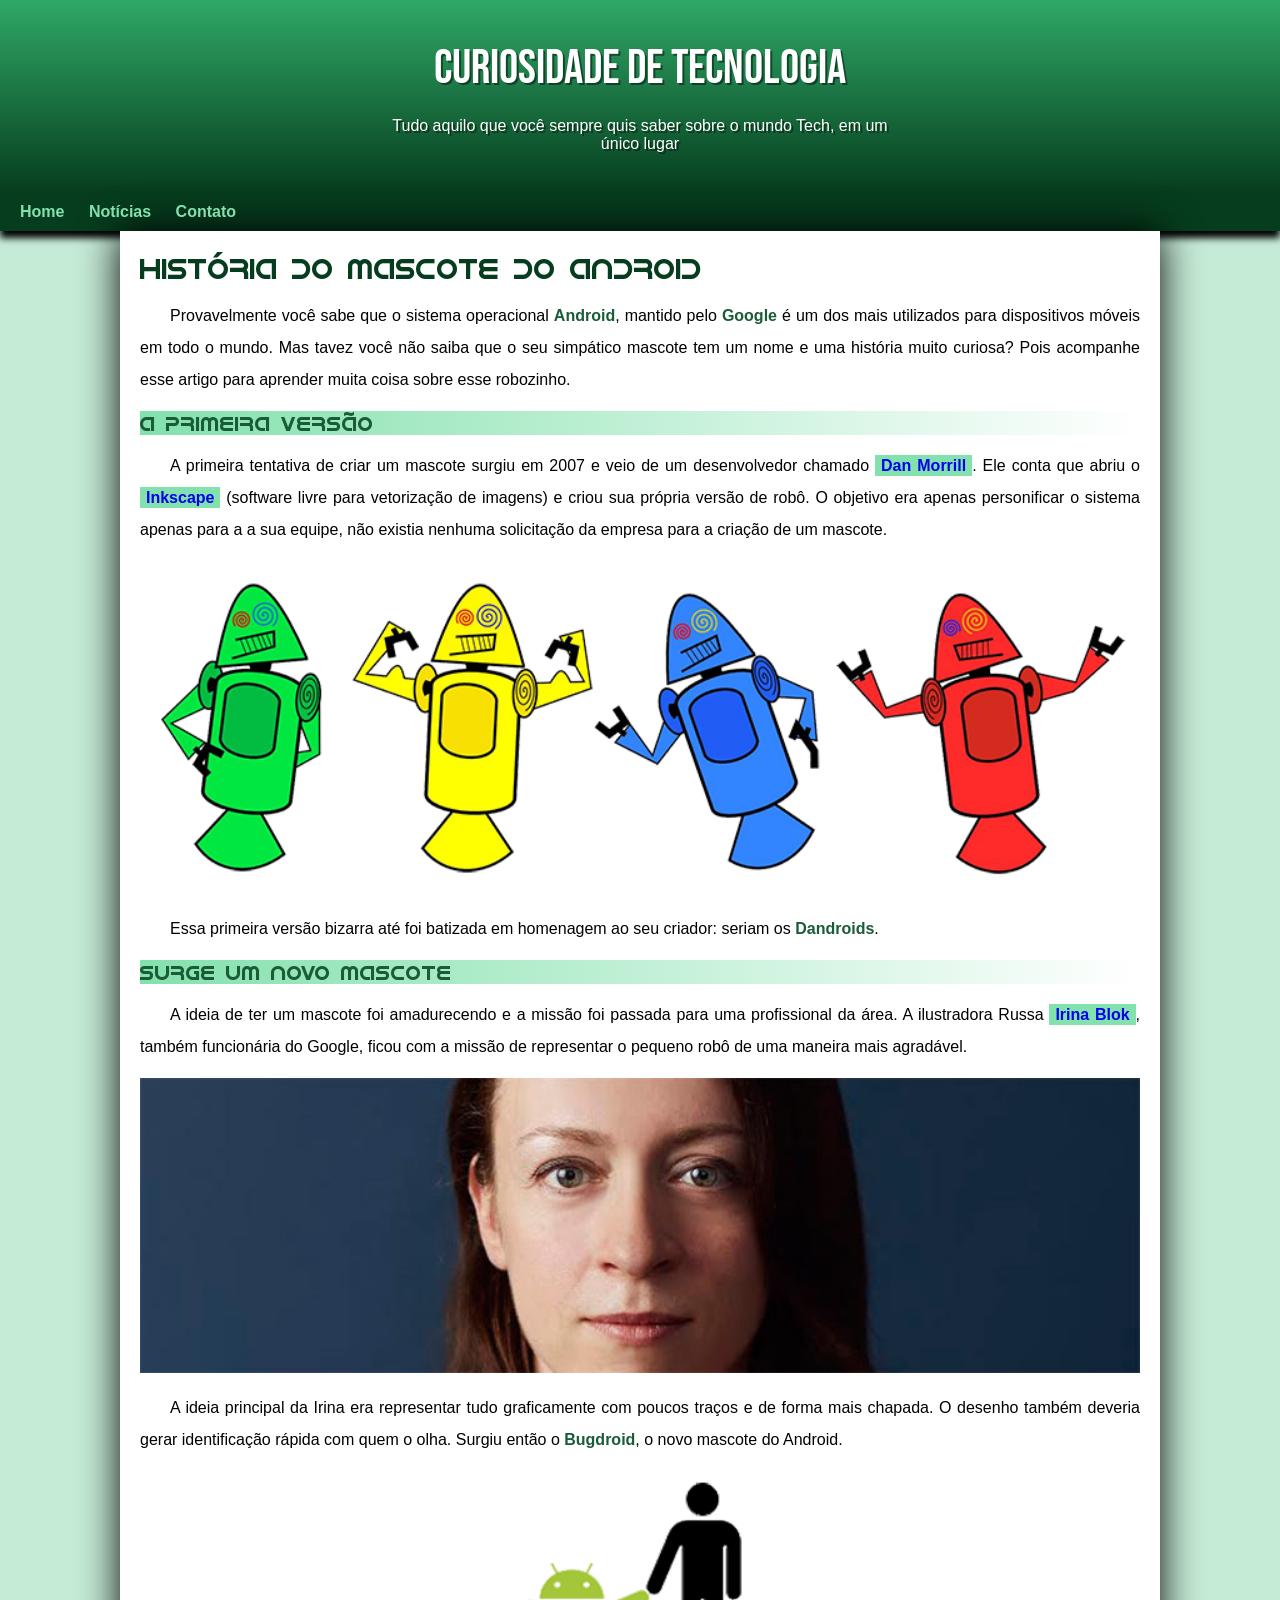
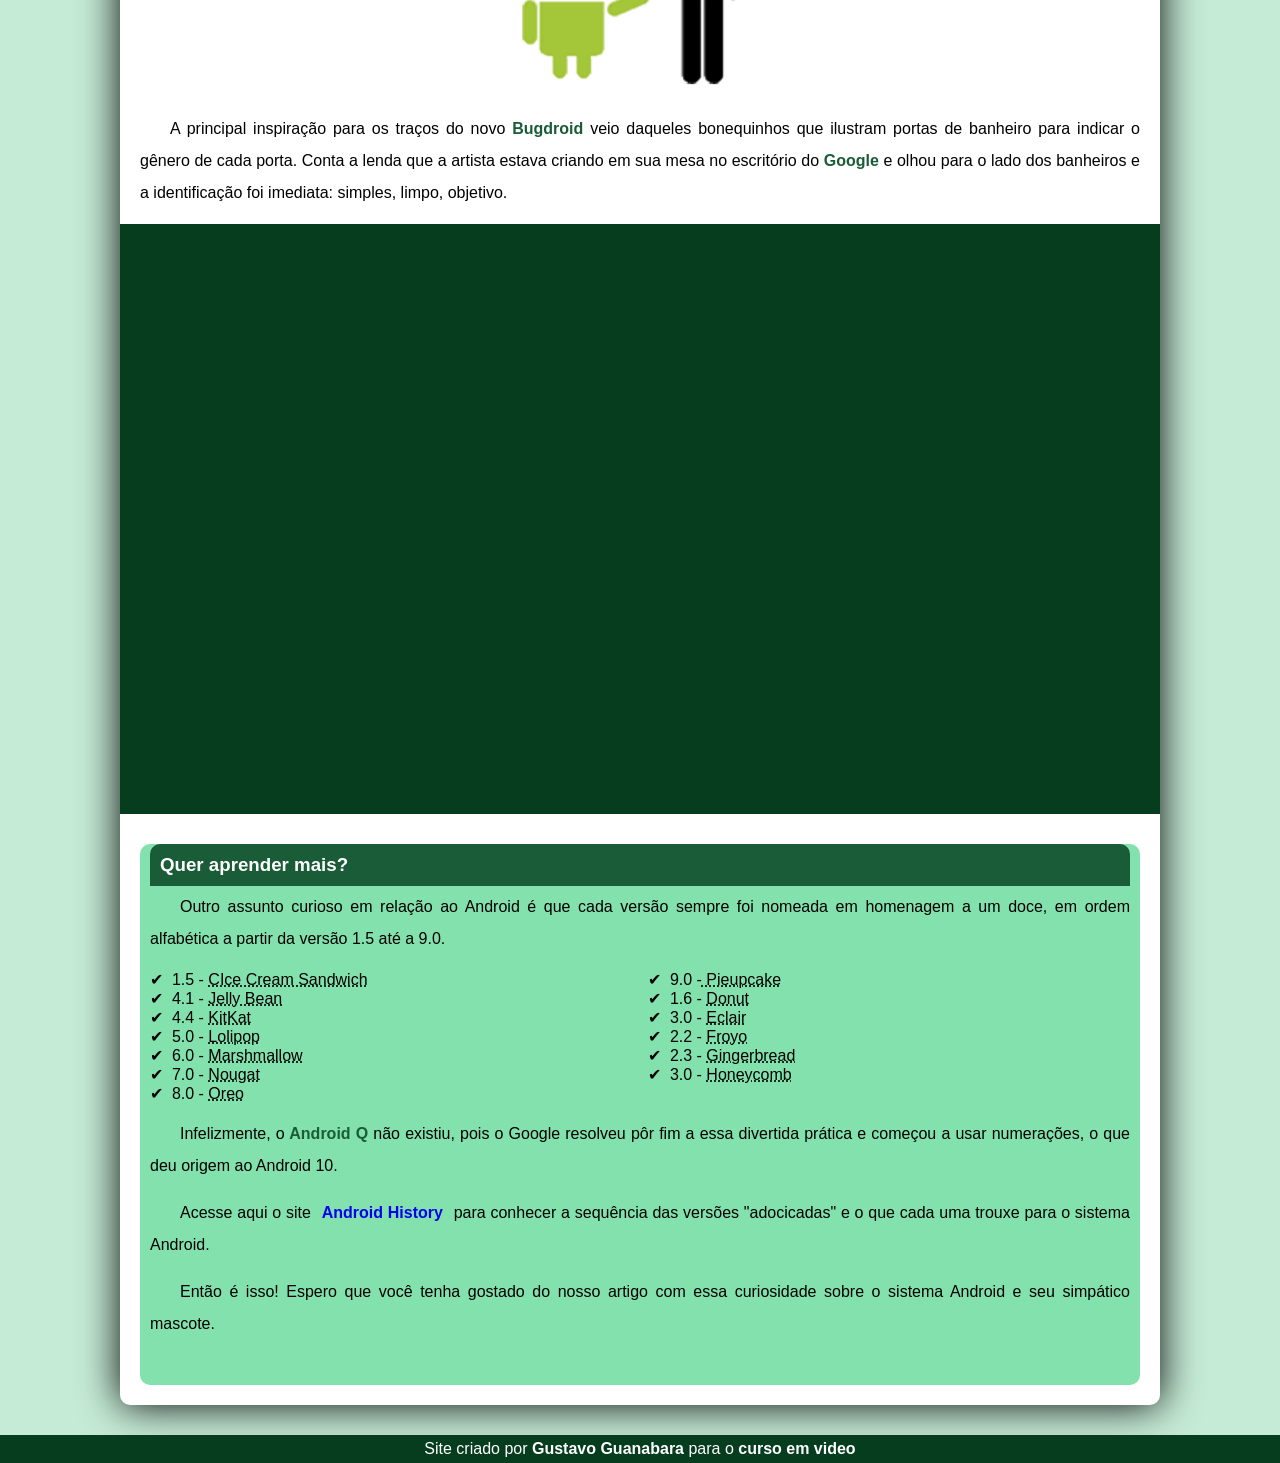
<file: Exercicios/d010/android.html>
<!DOCTYPE html>
<html lang="pt-br">
<head>
    <meta charset="UTF-8">
    <meta name="viewport" content="width=device-width, initial-scale=1.0">
    <title>Como surgiu o mascote do android?</title>
    <link rel="shortcut icon" href="imagens/" type="image/x-icon">
    <link rel="stylesheet" href="estilo/style.css">
</head>
<body>
    <header>
        <h1>Curiosidade de Tecnologia</h1>
        <p>Tudo aquilo que você sempre quis saber sobre o mundo Tech, em um único lugar</p>
    </header>
    <nav>
        <a href="#">Home</a>
        <a href="#">Notícias</a>
        <a href="#">Contato</a>
    </nav>
    <main>
        <article>
            <h1>História do Mascote do Android</h1>

            <p>Provavelmente você sabe que o sistema operacional <strong>Android</strong>, mantido pelo <strong>Google</strong> é um dos mais utilizados para dispositivos móveis em todo o mundo. Mas tavez você não saiba que o seu simpático mascote tem um nome e uma história muito curiosa? Pois acompanhe esse artigo para aprender muita coisa sobre esse robozinho.</p>

            <h2>A primeira versão</h2>

            <p>A primeira tentativa de criar um mascote surgiu em 2007 e veio de um desenvolvedor chamado <a href="https://androidcommunity.com/dan-morrill-shows-us-the-android-mascot-that-almost-was-20130103/" target="_blank">Dan Morrill</a>. Ele conta que abriu o <a href="https://inkscape.org/pt-br/" target="_blank">Inkscape</a> (software livre para vetorização de imagens) e criou sua própria versão de robô. O objetivo era apenas personificar o sistema apenas para a a sua equipe, não existia nenhuma solicitação da empresa para a criação de um mascote.</p>

            <picture>
                <source media="(max-width:
                800px)" srcset="imagens/dan-droids-pq.png">
                <img src="imagens/dan-droids.png" alt="Primeiro mascote do Android"></picture>

            <p>Essa primeira versão bizarra até foi batizada em homenagem ao seu criador: seriam os <strong>Dandroids</strong>.</p>

            <h2>Surge um novo mascote</h2>

            <p>A ideia de ter um mascote foi amadurecendo e a missão foi passada para uma profissional da área. A ilustradora Russa <a href="https://www.irinablok.com/" target="_blank">Irina Blok</a>, também funcionária do Google, ficou com a missão de representar o pequeno robô de uma maneira mais agradável.</p>

            <picture>
                <source media="(max-width:800px)" srcset="imagens/irina-blok-pq.jpg">
                <img src="imagens/irina-blok.jpg" alt="Irina Blok,Criadora do Bugdroid"></picture>

            <p>A ideia principal da Irina era representar tudo graficamente com poucos traços e de forma mais chapada. O desenho também deveria gerar identificação rápida com quem o olha. Surgiu então o<strong> Bugdroid</strong>, o novo mascote do Android.</p>

            <img src="imagens/bugdroid.png"class="pequena" alt="Bungdroid">

            <p>A principal inspiração para os traços do novo <strong>Bugdroid</strong> veio daqueles bonequinhos que ilustram portas de banheiro para indicar o gênero de cada porta. Conta a lenda que a artista estava criando em sua mesa no escritório do<strong> Google</strong> e olhou para o lado dos banheiros e a identificação foi imediata: simples, limpo, objetivo.</p>
            
<div class="video">
    
                <iframe width="560" height="315" src="https://www.youtube.com/embed/l2UDgpLz20M?si=wuUcP1e0BgkfqBOM" title="YouTube video player" frameborder="0" allow="accelerometer; autoplay; clipboard-write; encrypted-media; gyroscope; picture-in-picture; web-share" referrerpolicy="strict-origin-when-cross-origin" allowfullscreen></iframe>
</div>
            <aside>
                
                 <h3>Quer aprender mais?</h3>
                <p>Outro assunto curioso em relação ao Android é que cada versão sempre foi nomeada em homenagem a um doce, em ordem alfabética a partir da versão 1.5 até a 9.0.</p>
                <ul>
                    <li>1.5 - <abbr title="Bolo de copo">CIce Cream Sandwich</abbr></li>
                    <li>4.1 - <abbr title="Jujuba">Jelly Bean</abbr></li>
                    <li>4.4 - <abbr title="Kitkat">KitKat</abbr></li>
                    <li>5.0 - <abbr title="Pirulito">Lolipop</abbr></li>
                    <li>6.0 - <abbr title="Marshmellow">Marshmallow</abbr></li>
                    <li>7.0 - <abbr title="Torrone">Nougat</abbr></li>
                    <li>8.0 - <abbr title="Oreo">Oreo</abbr></li>
                    <li>9.0 -<abbr title="Torta"> Pieupcake</abbr></li>
                    <li>1.6 - <abbr title="Rosquinha">Donut</abbr></li>
                    <li>3.0 - <abbr title="Bomba">Eclair</abbr></li>
                    <li>2.2 - <abbr title="Iorgut Congelado">Froyo</abbr></li>
                    <li>2.3 - <abbr title="Biscoito de Gengibre">Gingerbread</abbr></li>
                    <li>3.0 - <abbr title="Favo dde mel">Honeycomb</abbr></li>
                    
                </ul>
                
                    <p>
                        Infelizmente, o<strong> Android Q</strong> não existiu, pois o Google resolveu pôr fim a essa divertida prática e começou a usar numerações, o que deu origem ao Android 10.
                        
                    </p>
                    <p>
                        Acesse aqui o site <a href="https://www.reddit.com/r/generationology/comments/1jggghx/remember_when_android_launched_android_version/?tl=pt-br" target="_blank">Android History </a>para conhecer a sequência das versões "adocicadas" e o que cada uma trouxe para o sistema Android.
                        
                    </p>
                    
                
                <p>Então é isso! Espero que você tenha gostado do nosso artigo com essa curiosidade sobre o sistema Android e seu simpático mascote.</p>
            <aside>
        </article>
    </main>
    <footer>
       <p>Site criado por <a href="https://github.com/gustavoguanabara/gustavoguanabara.github.io" target="_blank">Gustavo Guanabara</a> para o <a href="https://www.youtube.com/cursoemvideo" target="_blank">curso em video</a></p> 
    </footer>
    
    
</body>
</html>
</file>
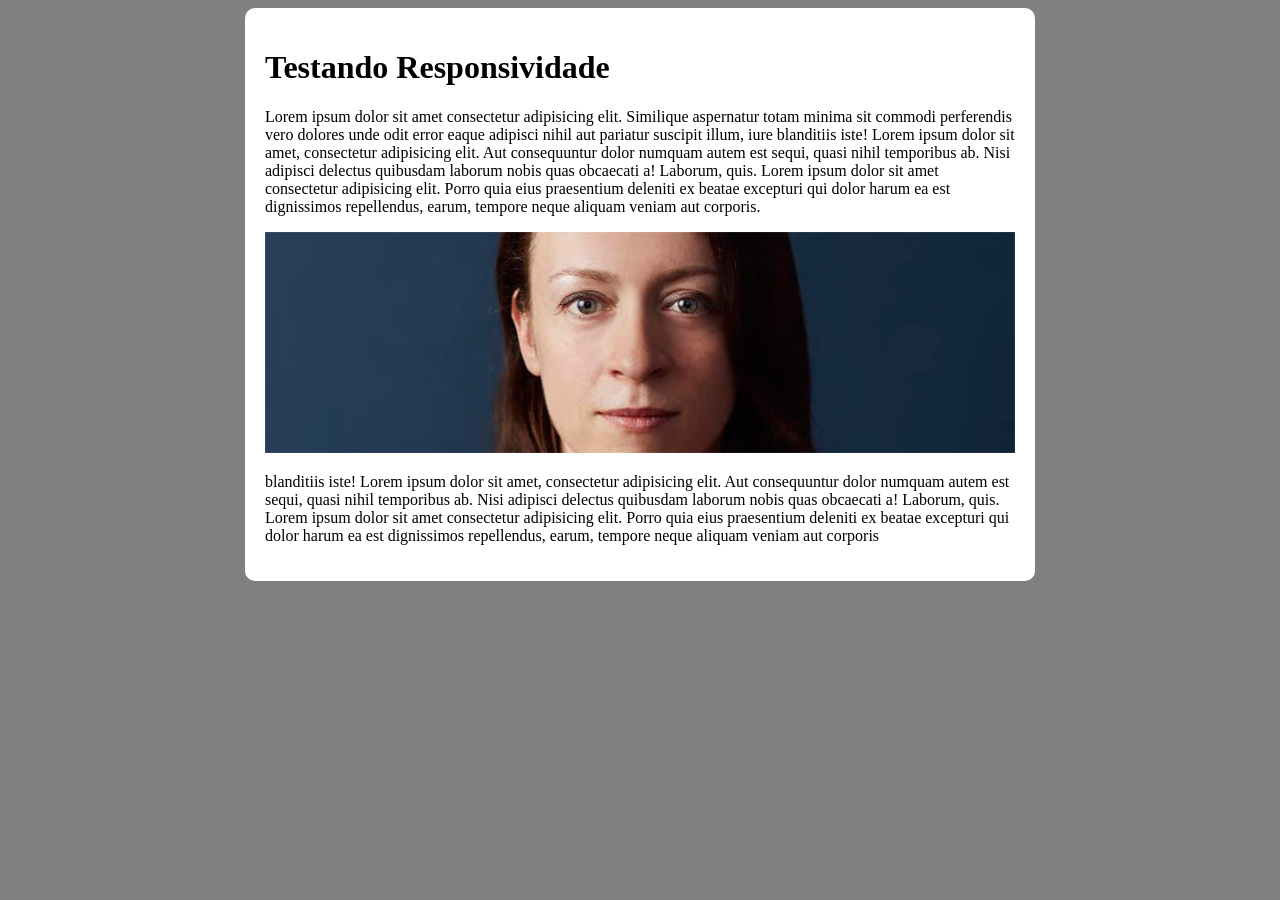
<file: Exercicios/d010/responsivo.html>
<!DOCTYPE html>
<html lang="pt-br">
<head>
    <meta charset="UTF-8">
    <meta name="viewport" content="width=device-width, initial-scale=1.0">
    <title>Teste de Responsividade</title>
    <style>
        body{
            background-color: gray;
        }
        main{
            background-color: white;
            padding: 20px;
            border-radius: 10px;

            min-width: 320px;
            width: 750px;
            margin: auto;
        }
        img {
            width: 100%;
        }
    </style>
</head>
<body>
    <main>
        <h1>Testando Responsividade</h1>
        <p>Lorem ipsum dolor sit amet consectetur adipisicing elit. Similique aspernatur totam minima sit commodi perferendis vero dolores unde odit error eaque adipisci nihil aut pariatur suscipit illum, iure blanditiis iste! Lorem ipsum dolor sit amet, consectetur adipisicing elit. Aut consequuntur dolor numquam autem est sequi, quasi nihil temporibus ab. Nisi adipisci delectus quibusdam laborum nobis quas obcaecati a! Laborum, quis. Lorem ipsum dolor sit amet consectetur adipisicing elit. Porro quia eius praesentium deleniti ex beatae excepturi qui dolor harum ea est dignissimos repellendus, earum, tempore neque aliquam veniam aut corporis.</p>

        <picture>
            <source media="(max-width:800px )" srcset="imagens/irina-blok-pq.jpg">
            <img src="imagens/irina-blok.jpg" alt="Irina irina-blok"></picture>
    <p>blanditiis iste! Lorem ipsum dolor sit amet, consectetur adipisicing elit. Aut consequuntur dolor numquam autem est sequi, quasi nihil temporibus ab. Nisi adipisci delectus quibusdam laborum nobis quas obcaecati a! Laborum, quis. Lorem ipsum dolor sit amet consectetur adipisicing elit. Porro quia eius praesentium deleniti ex beatae excepturi qui dolor harum ea est dignissimos repellendus, earum, tempore neque aliquam veniam aut corporis</p>

    </main>
    
    
</body>
</html>
</file>
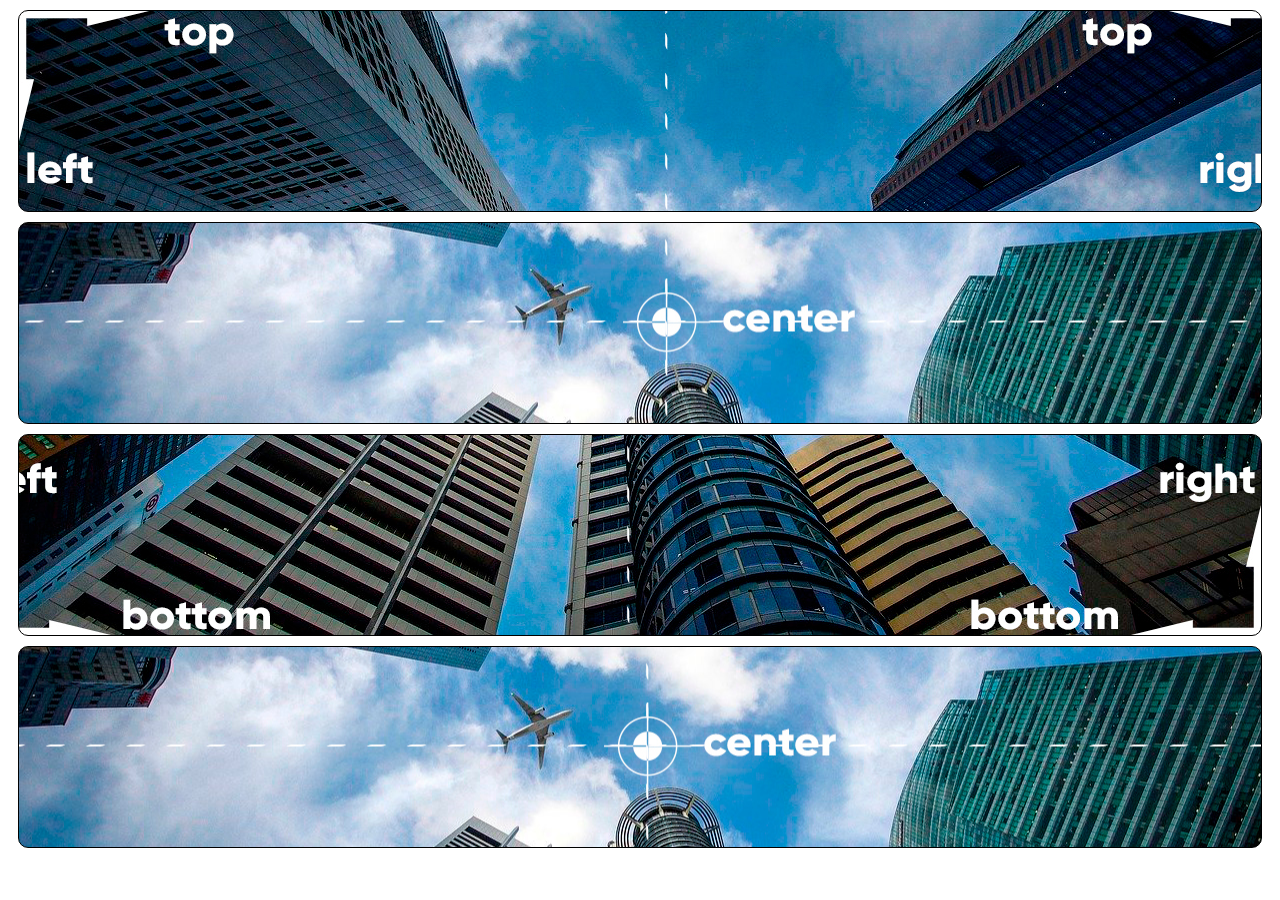
<file: Exercicios/ex022/fundo003.html>
<!DOCTYPE html>
<html lang="pt-br">
<head>
    <meta charset="UTF-8">
    <meta name="viewport" content="width=device-width, initial-scale=1.0">
    <title>posição dos fundos</title>
    <style>
        div.bloco {
            background-image: url('Imagens/wallpaper003.jpg');
            height: 200px;
            border:1px solid black;
            border-radius: 10px;

            margin: 10px;

        }
        div#q1 {
            background-position: left top;
        }
        div#q2 {
            background-position: left center;
        }
        div#q3 {
            background-position:  right bottom;
        }
        div#q4 {
            background-position: center center;
        }

    </style>
    
</head>
<body>
    <div class="bloco" id="q1">

    </div>
    <div class="bloco" id="q2">

    </div>
    <div class="bloco" id="q3">

    </div>
    <div class="bloco" id="q4">

    </div>

    
</body>
</html>
</file>
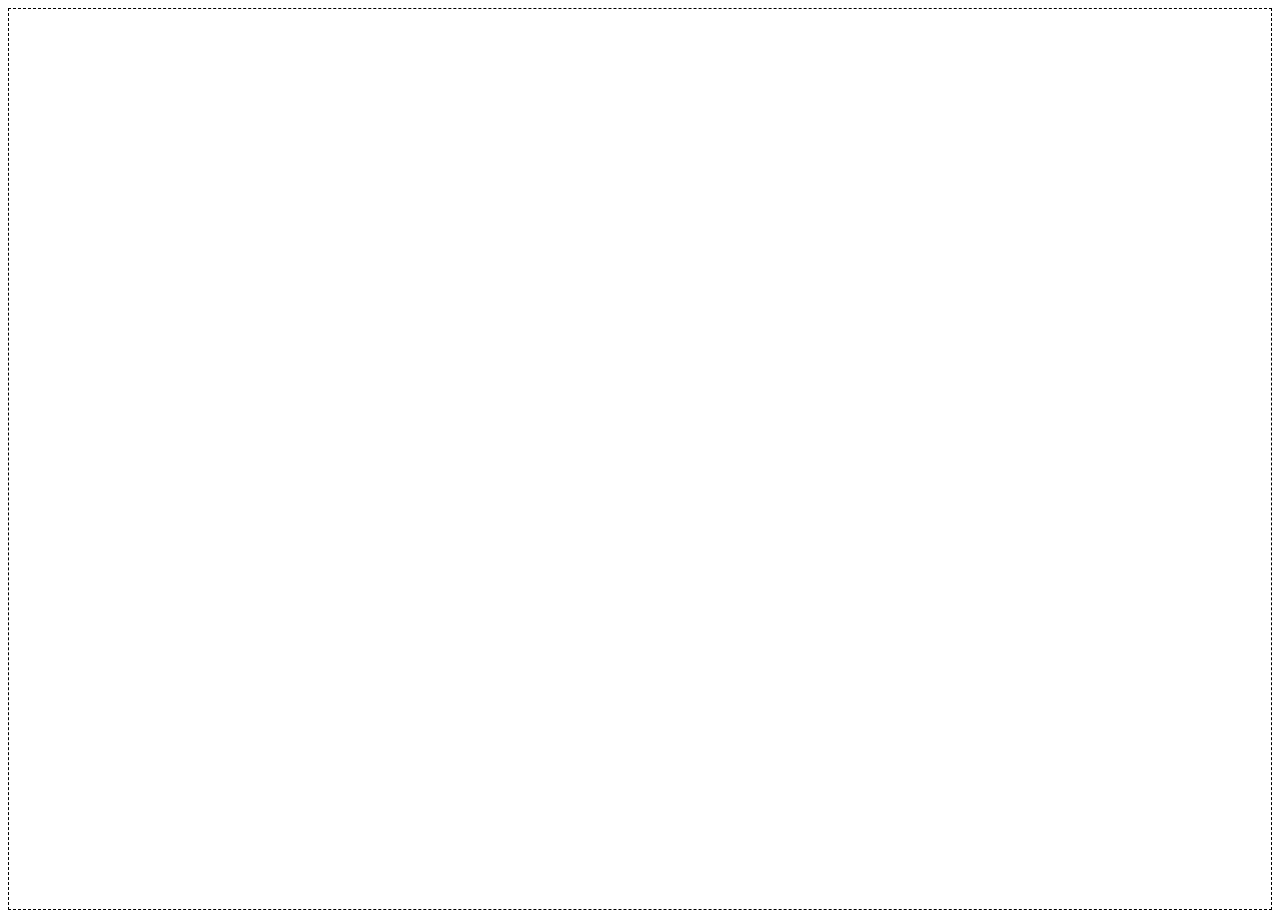
<file: Exercicios/ex022/fundo004.html>
<!DOCTYPE html>
<html lang="pt-br">
<head>
    <meta charset="UTF-8">
    <meta name="viewport" content="width=device-width, initial-scale=1.0">
    <title>posicionamento</title>
</head>
 
<STyle>
    body{
        height: 100vh;
        border: 1px dashed black;
        Background-image: url("https://gustavoguanabara.github.io/html-css/imagens/mascote.png");
        background-size: 100px;
        background-repeat: no-repeat;
        background-position: center center;
    }


</STyle>
<body>
    
</body>
</html>
</file>
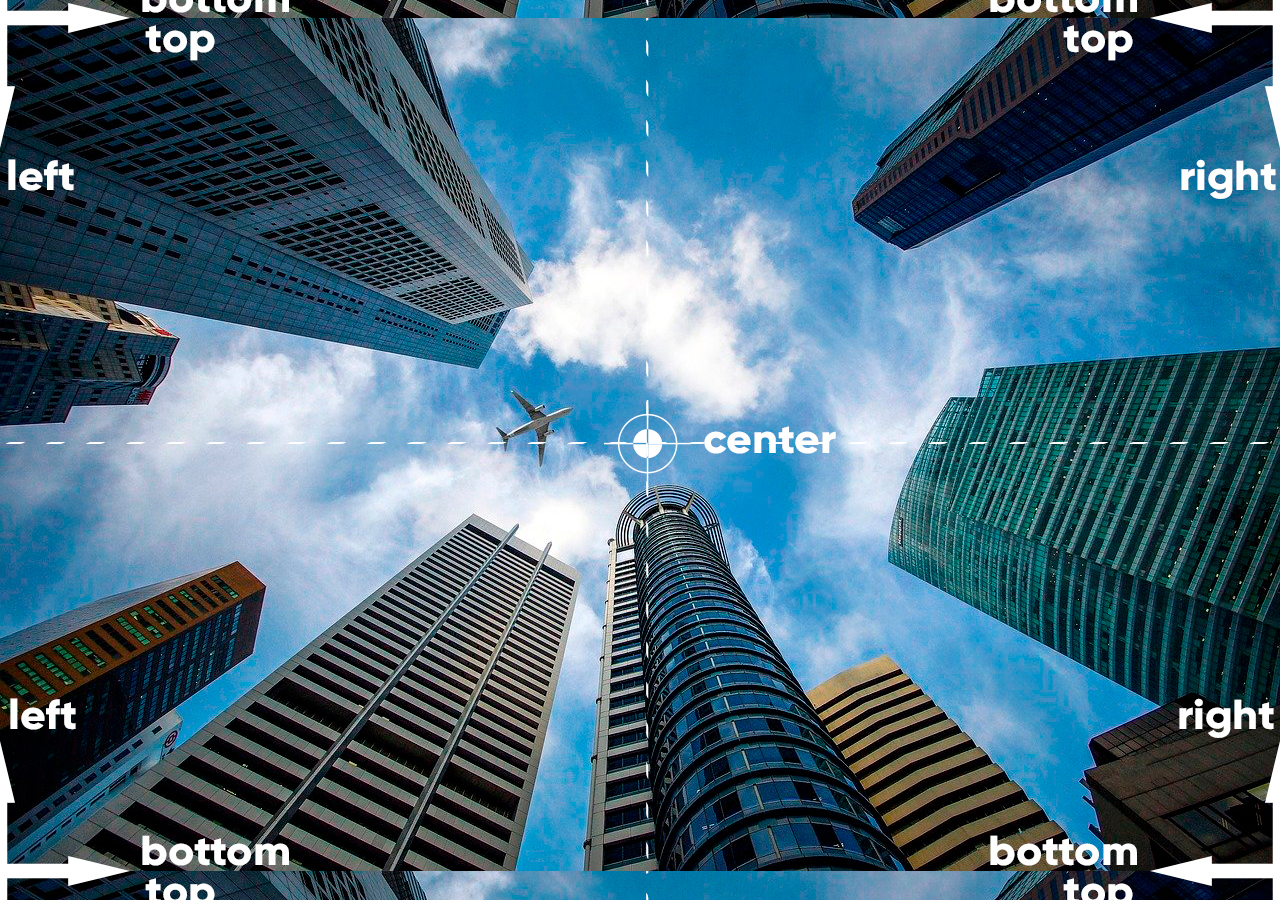
<file: Exercicios/ex022/fundo005.html>
<!DOCTYPE html>
<html lang="pt-br">
<head>
    <meta charset="UTF-8">
    <meta name="viewport" content="width=device-width, initial-scale=1.0">
    <title>posicionamento</title>
    <style>
        body {
            height: 97vh;

            background-image: url(Imagens/wallpaper003.jpg);
            background-position: center center;
        }


    </style>
</head>
<body>
    
</body>
</html>
</file>
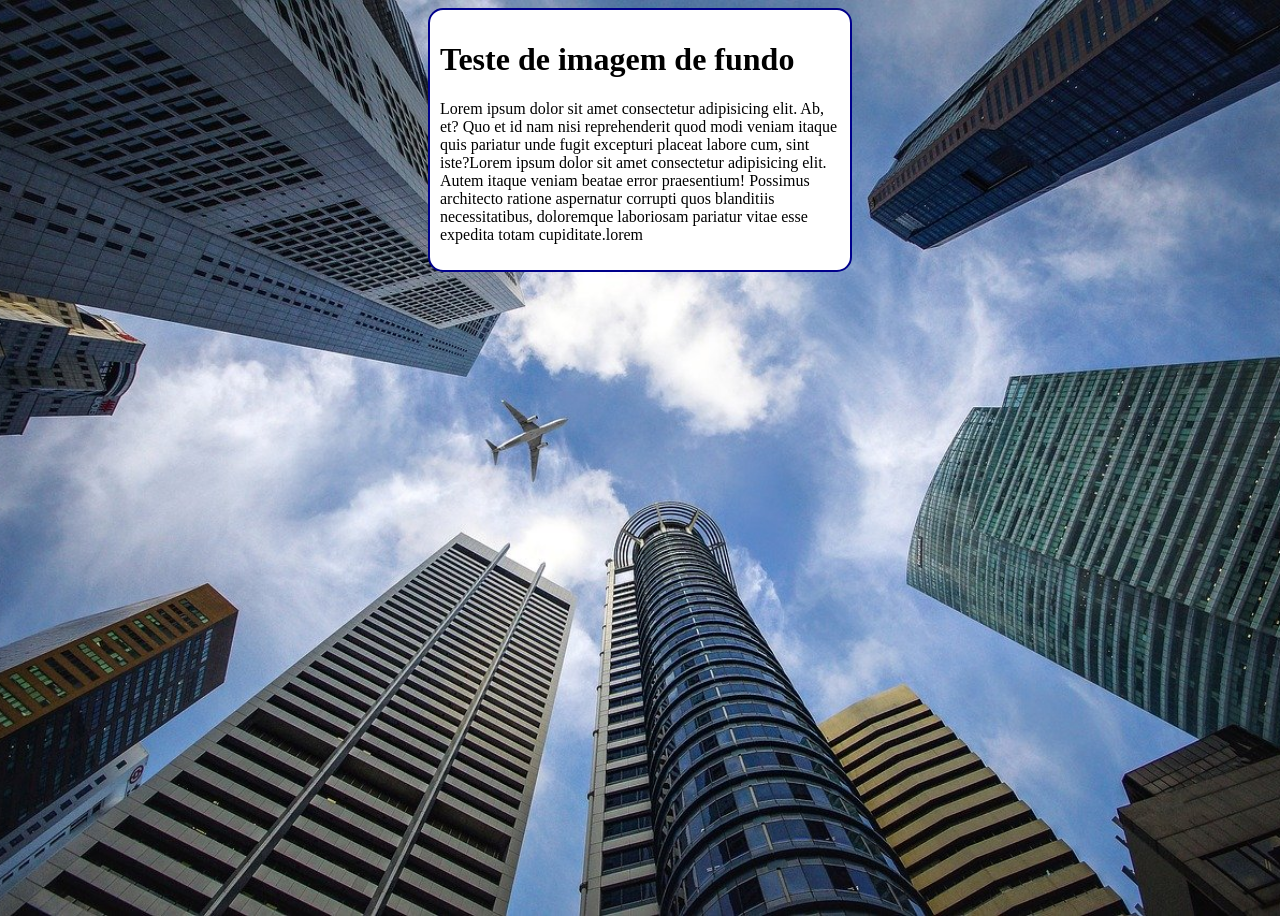
<file: Exercicios/ex022/fundo006.html>
<!DOCTYPE html>
<html lang="en">
<head>
    <meta charset="UTF-8">
    <meta name="viewport" content="width=device-width, initial-scale=1.0">
    <title>Teste de imagem de fundo</title>
    <style>
        body {
            height: 100vh;
            background-color:black;
            background-image:url(Imagens/wallpaper002.jpg);
            background-position: center top;
            background-repeat: no-repeat;
            background-size: cover
            ;


        }
        main{
            background-color: white;
            width: 400px;
            padding: 10px;
            margin:auto;
            border:2px solid darkblue;
            border-radius: 15px;
        }


    </style>
</head>
<body>
    <main>
        <h1>Teste de imagem de fundo</h1>
        <p>Lorem ipsum dolor sit amet consectetur adipisicing elit. Ab, et? Quo et id nam nisi reprehenderit quod modi veniam itaque quis pariatur unde fugit excepturi placeat labore cum, sint iste?Lorem ipsum dolor sit amet consectetur adipisicing elit. Autem itaque veniam beatae error praesentium! Possimus architecto ratione aspernatur corrupti quos blanditiis necessitatibus, doloremque laboriosam pariatur vitae esse expedita totam cupiditate.lorem

        </p>
    </main>
    
</body>
</html>
</file>
<file: Exercicios/d010/estilo/style.css>
@charset "UTF-8";

@import url('https://fonts.googleapis.com/css2?family=Bebas+Neue&family=Playwrite+MX+Guides&display=swap');

@font-face{
    font-family: 'android';
    src: url('../fontes/idroid.otf') format('opentype');
    font-weight: normal;
}


:root{
    --cor0:#c5ebd6;
    --cor1:#83e1ad;
    --cor2:#3ddc84;
    --cor3:#2fa866;
    --cor4:#1a5c37;
    --cor5:#063d1e;

    --fonte-padrao: Arial,Verdana,Helvetica,sans-serif;
    --fonte-destaque: "Bebas Neue", cursive;
    --font-android:'android',cursive;
}
* {
    margin: 0px;
    padding: 0px;
}

body {
    background-color: var(--cor0) ;
    font-family: var(--fonte-padrao);
}
 

header {
    background-image: linear-gradient(to bottom,var(--cor3),var(--cor5));
    min-height:150px;
    text-align: center;
    padding-top: 40px;



}
header > h1 {
    color: white;
    font-family : var(--fonte-destaque);
    font-size: 3em;
    font-weight: normal ;
    margin-bottom: 20px;

    text-shadow: 2px 2px 0px rgba(0, 0, 0, 0.459);


}
header > p {
    font-family: var(--fonte-padrao);
    font-size: 1em;
    color: white;
    max-width: 500px;
    padding-right: 10px;
    padding-left: 10px;
    margin: auto;
    padding-bottom: 40px;
    text-shadow: 2px 2px 0px rgba(0, 0, 0, 0.459);
}
nav{
    background-color: var(--cor5);
    padding: 10px;
    box-shadow: 0px 7px 7px rgba(0, 0, 0, 192);
}
nav > a {
    color: var(--cor1);
    border-radius: 5px;
    padding: 10px;
    text-decoration: none;
    font-weight: bold;
    transition-duration: 1s;
}
nav > a:hover {
    color: var(--cor2);
}
main{
    min-width: 300px;
    max-width: 1000px;
    margin: auto;
    margin-bottom: 30px;
    padding:20px;
    background-color: white;
    box-shadow: 0px 0px 40px black;
    border-bottom-left-radius: 10px ;
    border-bottom-right-radius: 10px;
}

main h1 {
    color:var(--cor5);
    font-family: var(--font-android);
    font-weight: normal;
    font-size: 1.8em;
    
}
main h2 {
    font-family: var(--font-android);
    color: var(--cor4);
    font-size: 1.3em;
    font-weight: normal;
   background-image: linear-gradient(to right, var(--cor1),transparent);
}
main p {
    margin: 15px 0px;
    text-align:justify ;
    text-indent: 30px;
    font-size: 1em;
    line-height: 2em;
}
main strong {
    color:var(--cor4);
    font-weight: bold;
}
main a {
    text-decoration: none;
    font-weight:bold ;
    background-color: var(--cor1);
    padding: 2px 6px;
}
main a:hover {
    text-decoration: underline;
    color: var(--cor4);
    
}
    

main img {
    width:100%;
}
main img.pequena {
    max-width: 350px;
    display: block;
    margin: auto;
}
div.video {
    background-color:var(--cor5);
    margin: 0px -20px 30px -20px;
    padding: 20px;
    padding-bottom: 57%;
    position: relative;
}

div.video > iframe {
    position: absolute;
    top: 5%;
    left: 5%;
    width: 90%;
    height: 90%;
}


aside {
    background-color: var(--cor1);
    padding: 10px;
    border-radius: 10px;
}
aside > h3 {
    background-color:var(--cor4);
    color: white;
    padding: 10px;
    margin: -10px 0px -10px;
    border-radius: 10px 10px 0px 0px;
    box-shadow: 3px 3px 8px rgba(0, 0, 0, 0.267)0, 0, 0, 0.267) ;
}
aside > ul {
    list-style-type: '\2714\00A0\00A0';
    list-style-position:INSIDE;
    columns: 2;
}
footer{
    background-color: var(--cor5);
    color: white;
    text-align: center;
    font-size: 0.8;
    padding: 5px;
}
footer a {
    color: white;
    font-weight: bolder;
    text-decoration: none;
}
footer a:hover {
    text-decoration:underline;
    color:var(--cor1);

    
}
</file>
